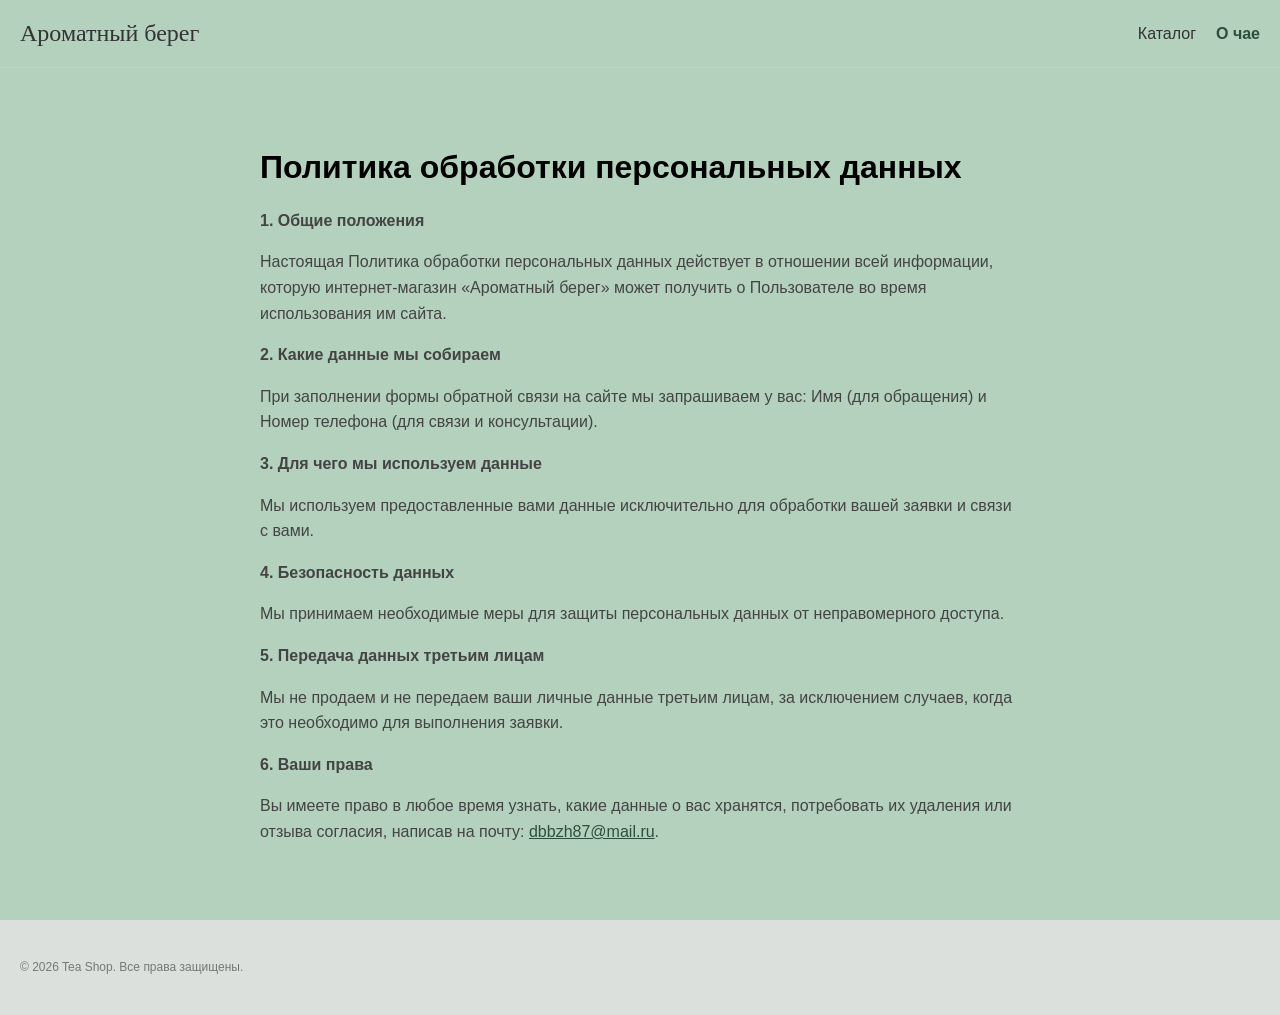
<file: privacy.html>
<!DOCTYPE html>
<html lang="ru">
<head>
    <meta charset="UTF-8">
    <title>Политика конфиденциальности | Ароматный берег</title>
    <link rel="stylesheet" href="styles/main.css">
    <style>
        .policy-container { max-width: 800px; margin: 40px auto; padding: 20px; }
        .policy-text p { margin-bottom: 15px; line-height: 1.6; color: #444; }
        .policy-text h3 { color: #2c4f3d; border-bottom: 1px solid #eee; padding-bottom: 10px; margin-top: 30px; }
    </style>
</head>
<body>
    <header style="padding: 20px 0; border-bottom: 1px solid #ccc; margin-bottom: 40px;">
        <div class="container" style="display: flex; justify-content: space-between; align-items: center;">
            <a href="index.html" class="logo" style="font-family: 'Lobster', cursive; font-size: 1.5rem; text-decoration: none; color: #333;">Ароматный берег</a>
            <nav>
                <ul style="list-style: none; padding: 0; margin: 0; display: flex; gap: 20px;">
                    <li><a href="index.html" style="text-decoration: none; color: #333;">Каталог</a></li>
                    <li><a href="about.html" style="text-decoration: none; color: #2c4f3d; font-weight: bold;">О чае</a></li>
                </ul>
            </nav>
        </div>
    </header>

    <main>
        <div class="container policy-container">
            <h1>Политика обработки персональных данных</h1>
            <div class="policy-text">
                <!-- ВСТАВЬ СЮДА ТЕКСТ ИЗ ШАБЛОНА ВЫШЕ -->
                <p><strong>1. Общие положения</strong></p>
                <p>Настоящая Политика обработки персональных данных действует в отношении всей информации, которую интернет-магазин «Ароматный берег» может получить о Пользователе во время использования им сайта.</p>
                
                <p><strong>2. Какие данные мы собираем</strong></p>
                <p>При заполнении формы обратной связи на сайте мы запрашиваем у вас: Имя (для обращения) и Номер телефона (для связи и консультации).</p>

                <p><strong>3. Для чего мы используем данные</strong></p>
                <p>Мы используем предоставленные вами данные исключительно для обработки вашей заявки и связи с вами.</p>

                <p><strong>4. Безопасность данных</strong></p>
                <p>Мы принимаем необходимые меры для защиты персональных данных от неправомерного доступа.</p>

                <p><strong>5. Передача данных третьим лицам</strong></p>
                <p>Мы не продаем и не передаем ваши личные данные третьим лицам, за исключением случаев, когда это необходимо для выполнения заявки.</p>

                <p><strong>6. Ваши права</strong></p>
                <p>Вы имеете право в любое время узнать, какие данные о вас хранятся, потребовать их удаления или отзыва согласия, написав на почту: <a href="mailto:dbbzh87@mail.ru" style="color: #2c4f3d;">dbbzh87@mail.ru</a>.</p>
            </div>
        </div>
    </main>

    <footer class="site-footer">
        <div class="footer-container">
            <div class="footer-meta">
                <p class="copyright">© 2026 Tea Shop. Все права защищены.</p>
                <!-- Ссылка уже есть в футере, но можно продублировать или оставить одну -->
            </div>
        </div>
    </footer>
</body>
</html>
</file>
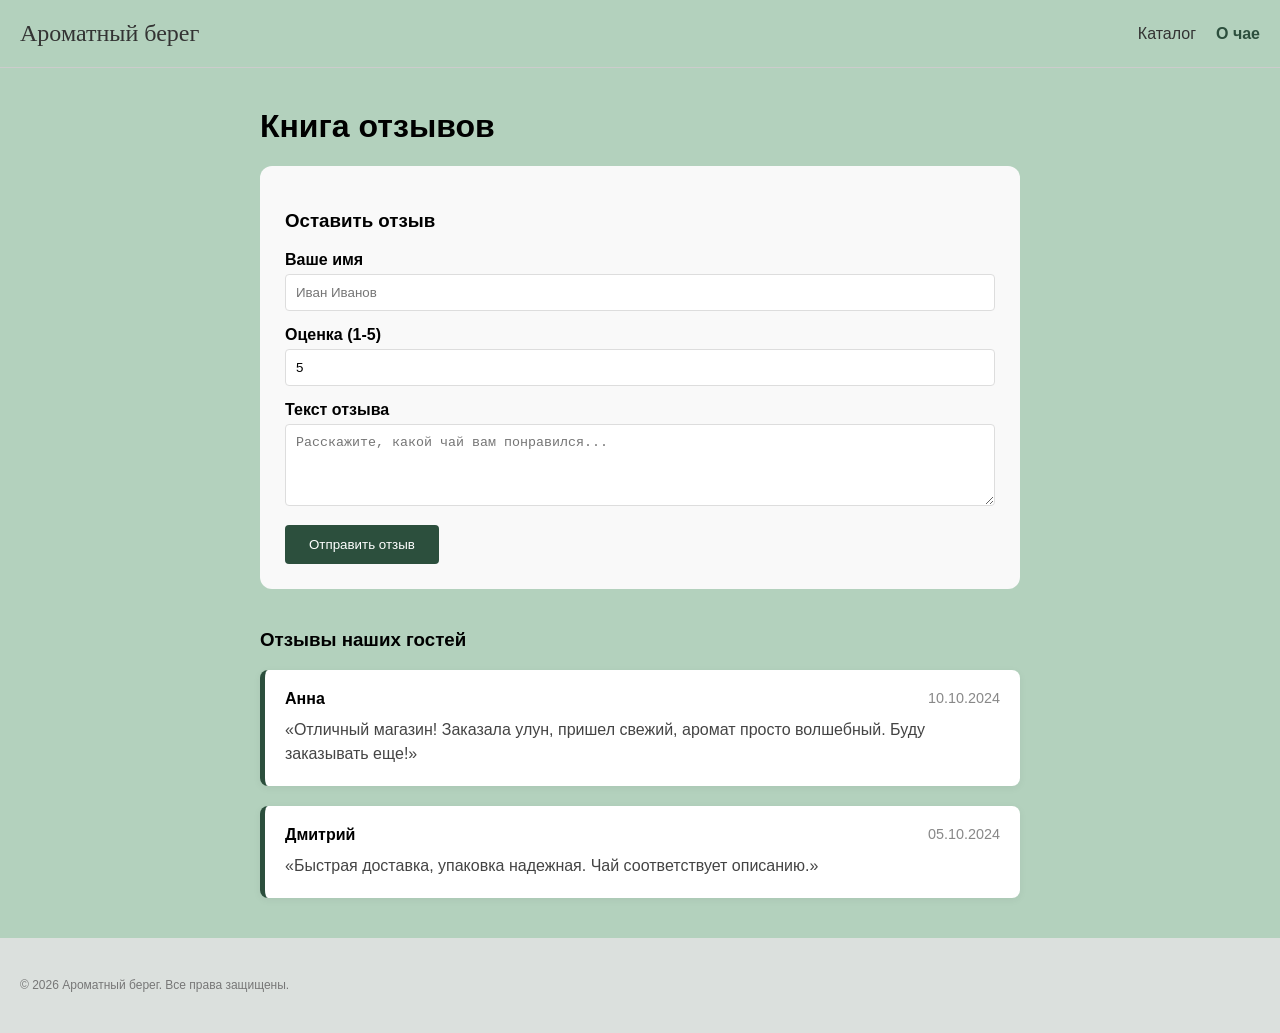
<file: reviews.html>
<!DOCTYPE html>
<html lang="ru">

<head>
    <meta charset="UTF-8">
    <title>Книга отзывов | Ароматный берег</title>
    <link rel="stylesheet" href="styles/main.css">
    <style>
        .reviews-container {
            max-width: 800px;
            margin: 40px auto;
        }

        .review-card {
            background: #fff;
            padding: 20px;
            margin-bottom: 20px;
            border-radius: 8px;
            box-shadow: 0 2px 8px rgba(0, 0, 0, 0.05);
            border-left: 5px solid #2c4f3d;
        }

        .review-header {
            display: flex;
            justify-content: space-between;
            margin-bottom: 10px;
        }

        .review-date {
            color: #888;
            font-size: 0.9rem;
        }

        .review-text {
            color: #444;
            line-height: 1.5;
        }

        .feedback-form {
            background: #f9f9f9;
            padding: 25px;
            border-radius: 12px;
            margin-bottom: 40px;
        }

        .form-group {
            margin-bottom: 15px;
        }

        .form-group label {
            display: block;
            margin-bottom: 5px;
            font-weight: bold;
        }

        .form-group input,
        .form-group textarea {
            width: 100%;
            padding: 10px;
            border: 1px solid #ddd;
            border-radius: 4px;
        }

        .btn-submit {
            background: #2c4f3d;
            color: white;
            padding: 12px 24px;
            border: none;
            border-radius: 4px;
            cursor: pointer;
        }

        .btn-submit:hover {
            background: #1e3a2b;
        }
    </style>
</head>

<body>
    <header style="padding: 20px 0; border-bottom: 1px solid #ccc; margin-bottom: 40px;">
        <div class="container" style="display: flex; justify-content: space-between; align-items: center;">
            <a href="index.html" class="logo"
                style="font-family: 'Lobster', cursive; font-size: 1.5rem; text-decoration: none; color: #333;">Ароматный
                берег</a>
            <nav>
                <ul style="list-style: none; padding: 0; margin: 0; display: flex; gap: 20px;">
                    <li><a href="index.html" style="text-decoration: none; color: #333;">Каталог</a></li>
                    <li><a href="about.html" style="text-decoration: none; color: #2c4f3d; font-weight: bold;">О
                            чае</a></li>
                </ul>
            </nav>
        </div>
    </header>

    <main>
        <div class="container reviews-container">
            <h1>Книга отзывов</h1>

            <div class="feedback-form">
                <h3>Оставить отзыв</h3>
                <form id="reviewForm" onsubmit="submitReview(event)">
                    <div class="form-group">
                        <label>Ваше имя</label>
                        <input type="text" id="revName" placeholder="Иван Иванов" required>
                    </div>
                    <div class="form-group">
                        <label>Оценка (1-5)</label>
                        <input type="number" id="revRate" min="1" max="5" value="5" required>
                    </div>
                    <div class="form-group">
                        <label>Текст отзыва</label>
                        <textarea id="revText" rows="4" placeholder="Расскажите, какой чай вам понравился..."
                            required></textarea>
                    </div>
                    <button type="submit" class="btn-submit">Отправить отзыв</button>
                </form>
            </div>

            <h3>Отзывы наших гостей</h3>
            <div id="reviewsList">
                <div class="review-card">
                    <div class="review-header">
                        <strong>Анна</strong>
                        <span class="review-date">10.10.2024</span>
                    </div>
                    <div class="review-text">
                        «Отличный магазин! Заказала улун, пришел свежий, аромат просто волшебный. Буду заказывать еще!»
                    </div>
                </div>
                <div class="review-card">
                    <div class="review-header">
                        <strong>Дмитрий</strong>
                        <span class="review-date">05.10.2024</span>
                    </div>
                    <div class="review-text">
                        «Быстрая доставка, упаковка надежная. Чай соответствует описанию.»
                    </div>
                </div>
            </div>
        </div>
    </main>

    <footer class="site-footer">
        <div class="footer-container">
            <div class="footer-meta">
                <p class="copyright">© 2026 Ароматный берег. Все права защищены.</p>
            </div>
        </div>
    </footer>

    <script>
    


    function submitReview(e) {
        e.preventDefault();

        const name = document.getElementById('revName').value.trim();
        const rate = document.getElementById('revRate').value;
        const text = document.getElementById('revText').value.trim();

        if (!name || !text) {
            alert('Пожалуйста, заполните имя и текст отзыва.');
            return;
        }

        const date = new Date().toLocaleDateString('ru-RU');

        // 1. Мгновенно добавляем отзыв на страницу (чтобы пользователь видел результат)
        addReviewToPage(name, rate, text, date);
        document.getElementById('reviewForm').reset();

        // 2. Отправляем в Telegram
        const message = `📬 <b>Новый отзыв на сайте!</b>\n\n` +
                       `👤 <b>Имя:</b> \${name}\n` +
                       `⭐ <b>Оценка:</b> \${rate}/5\n` +
                       `📝 <b>Текст:</b>\n\${text}`;

        sendTelegramMessage(message);
    }

    function sendTelegramMessage(text) {
    // 1. Проверка токена (простая и надежная)
    if (!TG_TOKEN || TG_TOKEN.includes('TOKEN') || TG_TOKEN.includes('ВСТАВЬ')) {
        console.error('❌ КРИТИЧЕСКАЯ ОШИБКА: Токен не настроен!');
        alert('Ошибка конфигурации: токен бота не найден. Смотри консоль (F12).');
        return;
    }

    // 2. ФОРМИРОВАНИЕ ССЫЛКИ ЧЕРЕЗ ПЛЮС (Это решает проблему \$%7B...)
    // Мы просто склеиваем строки: 'часть1' + переменная + 'часть2'
    const url = 'https://api.telegram.org/bot' + TG_TOKEN + '/sendMessage';

    fetch(url, {
        method: 'POST',
        headers: { 'Content-Type': 'application/json' },
        body: JSON.stringify({
            chat_id: TG_CHAT_ID,
            text: text,
            parse_mode: 'HTML'
        })
    })
    .then(res => {
        if (res.ok) {
            console.log('✅ Успех! Отзыв отправлен в Telegram.');
            alert('Отзыв успешно отправлен!');
            // Здесь можно добавить сброс формы
        } else {
            console.error('❌ Ошибка API Telegram:', res.status);
            alert('Ошибка отправки в Telegram. Код ошибки: ' + res.status);
        }
    })
    .catch(err => {
        console.error('❌ Ошибка сети (таймаут):', err);
        alert('Ошибка сети. Отзыв сохранен на сайте, но не ушел в Telegram. Проверьте токен и ID чата.');
    });
}



    function addReviewToPage(name, rate, text, date) {
        const list = document.getElementById('reviewsList');
        const card = document.createElement('div');
        card.className = 'review-card';
        // ВАЖНО: Используем обратные кавычки (``) для подстановки переменных \${name}
        card.innerHTML = `
            <div class="review-header">
                <strong>\${name}</strong>
                <span class="review-date">\${date}</span>
            </div>
            <div style="color: #2c4f3d; margin-bottom: 5px;">★ \${rate}/5</div>
            <div class="review-text">«\${text}»</div>
        `;
        list.prepend(card);
    }
</script>


</body>

</html>
</file>
<file: styles/main.css>
html {
    box-sizing: border-box;
    background-color: #b3d1bd;
}

*,
*::before,
*::after {
    box-sizing: inherit;
}

body {
    margin: 0;
    font-family: "Lobster", sans-serif;
    font-weight: 400;
    font-style: normal;
}

/* --- Hero Section --- */
.image-with-text {
    position: relative;
    width: 100%;
    overflow: hidden;
    height: 500px;
}

.full-width-cover {
    width: 100%;
    height: 100%;
    object-fit: cover;
    object-position: center;
}

.text-overlay {
    position: absolute;
    bottom: 40px;
    left: 5%;
    color: #111111;
    text-align: left;
    padding: 20px;
    z-index: 10;
    margin: 0;
}

@media (max-width: 768px) {
    .text-overlay {
        bottom: 24px;
        left: 4%;
        padding: 12px;
    }
}

.text-overlay h2 {
    text-shadow: 0 2px 4px rgba(0, 0, 0, 0.7);
}

/* --- Layout & Containers --- */
.container {
    max-width: 1440px;
    width: 100%;
    margin: 0 auto;
    padding: 0 20px;
}

.features {
    text-align: center;
    padding: 130px 0;
}

.title {
    color: rgb(85, 59, 59);
    font-weight: 500;
}

.title p {
    font-family: Roboto;
}

/* --- Cards --- */
.cards {
    display: grid;
    grid-template-columns: repeat(auto-fill, minmax(260px, 1fr));
    gap: 20px;
}

.item {
    display: flex;
    flex-direction: column;
    cursor: pointer;
    transition: transform 0.2s;
}

.item img {
    width: 100%;
    height: 260px;
    object-fit: cover;
    border-radius: 8px 8px 0 0;
    background-color: #f5f5f5;
}

.item:hover {
    transform: translateY(-4px);
}

/* --- Modal --- */
.modal {
    position: fixed;
    top: 0;
    left: 0;
    width: 100%;
    height: 100%;
    background: rgba(0, 0, 0, 0.5);
    display: flex;
    justify-content: center;
    align-items: center;
    z-index: 9999;
}

.modal-content {
    background: #fff;
    padding: 32px;
    border-radius: 12px;
    width: 90%;
    max-width: 480px;
    position: relative;
}

.close-btn {
    position: absolute;
    right: 16px;
    top: 16px;
    cursor: pointer;
    font-size: 24px;
}

/* --- Footer (ИСПРАВЛЕННАЯ ВЕРСИЯ) --- */
.site-footer {
    background-color: #dbe0dd;
    color: #333;
    line-height: 1.3;
    width: 100%;
    box-sizing: border-box;
}

.footer-container {
    width: 100%;
    max-width: 1440px; /* Ограничиваем ширину контента */
    margin: 0 auto;   /* Центрируем контейнер */
    padding: 40px 20px;
    box-sizing: border-box;

    display: flex;
    flex-wrap: wrap;
    justify-content: space-between; /* Распределяет блоки по ширине */
    gap: 30px; /* Расстояние между колонками */
}

/* Блок CTA (Кнопка) */
.footer-cta {
    flex: 1 1 300px; /* Растягивается, но не меньше 300px */
    min-width: 240px;
    margin-bottom: 20px;
}

.footer-cta h3 {
    margin: 0 0 15px;
    font-size: 1.4rem;
    color: #333;
}

/* Контакты */
.footer-contacts {
    flex: 1 1 200px;
    min-width: 200px;
}

.contact-item {
    margin-bottom: 15px;
}

.contact-item a {
    color: #2c4f3d;
    text-decoration: none;
}

/* Навигация */
.footer-nav {
    flex: 1 1 200px;
    min-width: 200px;
}

.footer-nav h4 {
    margin: 0 0 12px;
    font-size: 1.1rem;
}

.footer-nav ul {
    list-style: none;
    padding: 0;
    margin: 0;
}

.footer-nav li {
    margin-bottom: 8px;
}

.footer-nav a {
    color: #555;
    text-decoration: none;
}

.footer-nav a:hover {
    color: #2c4f3d;
}

/* Мета (Соцсети, копирайт) */
.footer-meta {
    flex: 1 1 200px;
    min-width: 200px;
    display: flex;
    flex-direction: column;
    justify-content: space-between; /* Прижимает копирайт к низу */
    height: 100%;
}

.social-links {
    display: flex;
    gap: 10px;
    margin-bottom: 15px;
}

.social-links a {
    color: #555;
    text-decoration: none;
}

.copyright,
.privacy-link {
    font-size: 0.75rem;
    color: #777;
    margin: 0;
}

/* --- Кнопки (Единый стиль) --- */
.btn-primary {
    background: #2c4f3d;
    color: #fff;
    border: none;
    padding: 12px 24px;
    cursor: pointer;
    font-size: 1rem;
    font-family: inherit;
    transition: background 0.3s;
}

.btn-primary:hover {
    background: #1a3326;
}

.btn-outline {
    border: 1px solid #2c4f3d;
    color: #2c4f3d;
    background: transparent;
    padding: 10px 20px;
    cursor: pointer;
}

.btn-outline:hover {
    background: #2c4f3d;
    color: #fff;
}

/* --- Адаптив (Общие и Футер) --- */
@media (max-width: 768px) {
    .footer-container {
        flex-direction: column; /* Блоки встают друг под друга */
        align-items: center;    /* Центрируем содержимое */
        text-align: center;     /* Текст по центру */
        gap: 40px;              /* Увеличиваем отступ между блоками */
    }

    .footer-cta,
    .footer-contacts,
    .footer-nav,
    .footer-meta {
        width: 100%;
        flex: none;
        min-width: auto;
    }

    .footer-meta {
        align-items: center;
        height: auto;
        justify-content: center;
    }

    .trust-block {
        flex-direction: column;
    }
}

/* --- Other Sections --- */
.section-padding {
    padding: 60px 0;
}

.bg-light {
    background-color: #f9f9f9;
}

.about-hero {
    text-align: center;
    padding: 60px 20px;
}

.about-hero h1 {
    font-family: 'Lobster', cursive;
    font-size: 2.5rem;
    margin: 0 0 15px;
}

.about-hero p {
    font-size: 1.1rem;
    max-width: 600px;
    margin: 0 auto;
}

.section-title {
    font-family: 'Lobster', cursive;
    font-size: 2rem;
    text-align: center;
    margin-bottom: 40px;
}

.cards-grid,
.tea-guide-grid {
    display: grid;
    grid-template-columns: repeat(auto-fit, minmax(260px, 1fr));
    gap: 30px;
}

.card,
.guide-card {
    padding: 24px;
    border-radius: 12px;
    background: #fff;
    box-shadow: 0 4px 12px rgba(0, 0, 0, 0.06);
}

.guide-icon {
    font-size: 2rem;
    margin-bottom: 10px;
    display: block;
}

.trust-block {
    display: flex;
    flex-wrap: wrap;
    align-items: center;
    gap: 40px;
}

.trust-text {
    flex: 1;
    min-width: 300px;
}

.trust-image img {
    width: 100%;
    border-radius: 12px;
}

.trust-list {
    list-style: none;
    padding: 0;
    margin: 20px 0 25px 0;
}

.trust-list li {
    margin-bottom: 8px;
}
</file>
